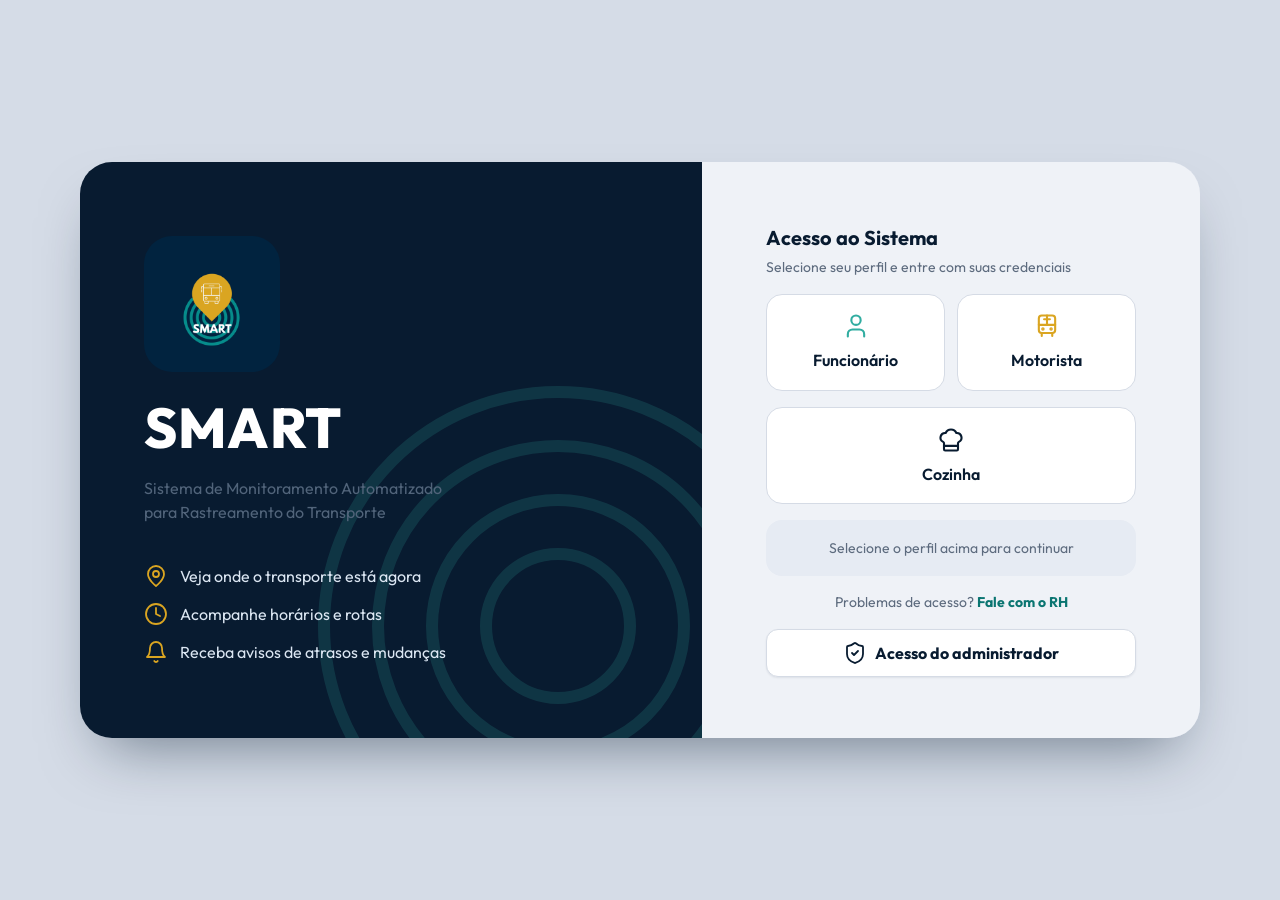
<file: index.html>
<!DOCTYPE html>
<html lang="pt-BR">
<head>
<meta charset="UTF-8">
  <!-- ESSENCIAL PARA RESPONSIVIDADE: sem esta linha o celular encolhe a página inteira -->
  <meta name="viewport" content="width=device-width, initial-scale=1">
  <title>SMART GDM</title>

  <link rel="preconnect" href="https://fonts.googleapis.com">
  <link rel="preconnect" href="https://fonts.gstatic.com" crossorigin>
  <link rel="stylesheet" href="https://fonts.googleapis.com/css2?family=Outfit:wght@400;500;600;700;800&display=swap">

  <link rel="stylesheet" href="src/css/style.css">
  
</head>
<body>

  <!-- ÍCONES: ficam todos aqui, uma única vez. Para usar um ícone:
       <svg><use href="#i-user"></use></svg> -->
  <svg width="0" height="0" style="position:absolute" aria-hidden="true">
    <defs>
      <symbol id="i-user" viewBox="0 0 24 24"><path d="M19 21v-2a4 4 0 0 0-4-4H9a4 4 0 0 0-4 4v2"/><circle cx="12" cy="7" r="4"/></symbol>
      <symbol id="i-bus" viewBox="0 0 24 24"><rect x="5" y="3" width="14" height="15" rx="2.5"/><path d="M5 11h14"/><path d="M12 11V3"/><path d="M9.5 6.2h5"/><circle cx="8.5" cy="14.5" r=".6"/><circle cx="15.5" cy="14.5" r=".6"/><path d="M7.5 18v2.5M16.5 18v2.5"/></symbol>
      <symbol id="i-shield" viewBox="0 0 24 24"><path d="M20 13c0 5-3.5 7.5-7.66 8.95a1 1 0 0 1-.67-.01C7.5 20.5 4 18 4 13V6a1 1 0 0 1 1-1c2 0 4.5-1.2 6.24-2.72a1.17 1.17 0 0 1 1.52 0C14.51 3.81 17 5 19 5a1 1 0 0 1 1 1z"/><path d="m9 12 2 2 4-4"/></symbol>
      <symbol id="i-pin" viewBox="0 0 24 24"><path d="M20 10c0 6-8 12-8 12S4 16 4 10a8 8 0 0 1 16 0z"/><circle cx="12" cy="10" r="3"/></symbol>
      <symbol id="i-clock" viewBox="0 0 24 24"><circle cx="12" cy="12" r="10"/><path d="M12 6v6l4 2"/></symbol>
      <symbol id="i-bell" viewBox="0 0 24 24"><path d="M6 8a6 6 0 0 1 12 0c0 7 3 9 3 9H3s3-2 3-9"/><path d="M10.3 21a1.94 1.94 0 0 0 3.4 0"/></symbol>
      <symbol id="i-eye" viewBox="0 0 24 24"><path d="M2 12s3.5-7 10-7 10 7 10 7-3.5 7-10 7S2 12 2 12z"/><circle cx="12" cy="12" r="3"/></symbol>
      <symbol id="i-eye-off" viewBox="0 0 24 24"><path d="M10.7 5.1A10.4 10.4 0 0 1 12 5c6.5 0 10 7 10 7a17 17 0 0 1-2.2 3.2"/><path d="M6.6 6.7A17 17 0 0 0 2 12s3.5 7 10 7a9.7 9.7 0 0 0 5.4-1.6"/><path d="m2 2 20 20"/><path d="M9.9 9.9a3 3 0 0 0 4.2 4.2"/></symbol>
      <symbol id="i-chef" viewBox="0 0 24 24"><path d="M17 21a1 1 0 0 0 1-1v-5.35c0-.457.316-.844.727-1.041a4 4 0 0 0-2.134-7.589 5 5 0 0 0-9.186 0 4 4 0 0 0-2.134 7.589c.411.197.727.584.727 1.041V20a1 1 0 0 0 1 1Z"/><path d="M6 17h12"/></symbol>
    </defs>
  </svg>

  <!-- .tela = o cartão inteiro, com dois blocos:
       .marca (escuro, com a logo) e .acesso (claro, com o formulário).
       No celular ficam um em cima do outro; no computador, lado a lado. -->
  <main class="tela">

    <!-- ===== BLOCO 1: MARCA ===== -->
    <section class="marca" aria-labelledby="titulo-smart">

      <svg class="marca__aneis" viewBox="0 0 400 400" aria-hidden="true">
        <circle cx="200" cy="200" r="60"/>
        <circle cx="200" cy="200" r="105"/>
        <circle cx="200" cy="200" r="150"/>
        <circle cx="200" cy="200" r="195"/>
      </svg>

      <div class="marca__conteudo">
        <img class="logo" src="src/img/logoSmart.jpeg" width="112" height="112"
             alt="Logo do SMART: um ônibus dentro de um marcador de localização">

        <h1 class="titulo" id="titulo-smart">SMART</h1>

        <p class="subtitulo">
          Sistema de Monitoramento Automatizado para Rastreamento do Transporte
        </p>

        <!-- Só aparece em telas grandes. MEXA AQUI para trocar os textos. -->
        <ul class="destaques">
          <li><svg aria-hidden="true"><use href="#i-pin"></use></svg> Veja onde o transporte está agora</li>
          <li><svg aria-hidden="true"><use href="#i-clock"></use></svg> Acompanhe horários e rotas</li>
          <li><svg aria-hidden="true"><use href="#i-bell"></use></svg> Receba avisos de atrasos e mudanças</li>
        </ul>
      </div>
    </section>

    <!-- ===== BLOCO 2: ACESSO ===== -->
    <section class="acesso" aria-labelledby="titulo-acesso">
      <div class="acesso__interno">

        <header class="acesso__cabecalho">
          <h2 id="titulo-acesso">Acesso ao Sistema</h2>
          <p>Selecione seu perfil e entre com suas credenciais</p>
        </header>

        <!-- Botões "radio" de verdade (escondidos) + <label> estilizado.
             Teclado e leitor de tela funcionam sem JavaScript extra. -->
        <fieldset class="perfis">
          <legend class="so-leitor">Escolha seu perfil</legend>

          <label class="perfil">
            <input type="radio" name="perfil" value="funcionario">
            <span class="perfil__corpo perfil__corpo--func">
              <svg aria-hidden="true"><use href="#i-user"></use></svg>
              Funcionário
            </span>
          </label>

          <label class="perfil">
            <input type="radio" name="perfil" value="motorista">
            <span class="perfil__corpo perfil__corpo--mot">
              <svg aria-hidden="true"><use href="#i-bus"></use></svg>
              Motorista
            </span>
          </label>
        </fieldset>

        <label class="perfil">
          <input type="radio" name="perfil" value="cozinha">
          <span class="perfil__corpo perfil__corpo--coz">
            <svg aria-hidden="true"><use href="#i-chef"></use></svg>
            Cozinha
          </span>
          </label>

        <p class="aviso" id="aviso-perfil">Selecione o perfil acima para continuar</p>

        <!-- Começa escondido (atributo "hidden"); o script.js mostra -->
        <form class="form" id="form-login" novalidate hidden>
          <h3 class="form__titulo" id="form-titulo">Entrar</h3>

          <div class="campo">
            <label for="usuario" id="usuario-rotulo">Matrícula</label>
            <input id="usuario" name="usuario" type="text" required
                   autocomplete="username" placeholder="Ex.: 004521">
          </div>

          <div class="campo">
            <label for="senha">Senha</label>
            <div class="campo__senha">
              <input id="senha" name="senha" type="password" required
                     autocomplete="current-password" placeholder="Digite sua senha">
              <button type="button" class="olho" id="btn-olho" aria-label="Mostrar senha">
                <svg aria-hidden="true"><use href="#i-eye" id="olho-icone"></use></svg>
              </button>
            </div>
          </div>

          <button type="submit" class="botao botao--primario">Entrar</button>
          <p class="mensagem" id="mensagem" role="status"></p>
        </form>

        <p class="ajuda">
          Problemas de acesso?
          <button type="button" class="link" id="btn-rh" aria-expanded="false" aria-controls="nota-rh">Fale com o RH</button>
        </p>
        <p class="aviso aviso--rh" id="nota-rh" hidden>
          Procure o RH da GDM para recuperar ou liberar o seu acesso.
        </p>

        <button type="button" class="botao botao--contorno" id="btn-admin" aria-pressed="false">
          <svg aria-hidden="true"><use href="#i-shield"></use></svg>
          Acesso do administrador
        </button>

      </div>
    </section>

  </main>
  <script src="src/js/script.js" defer></script>
</body>
</html>
</file>
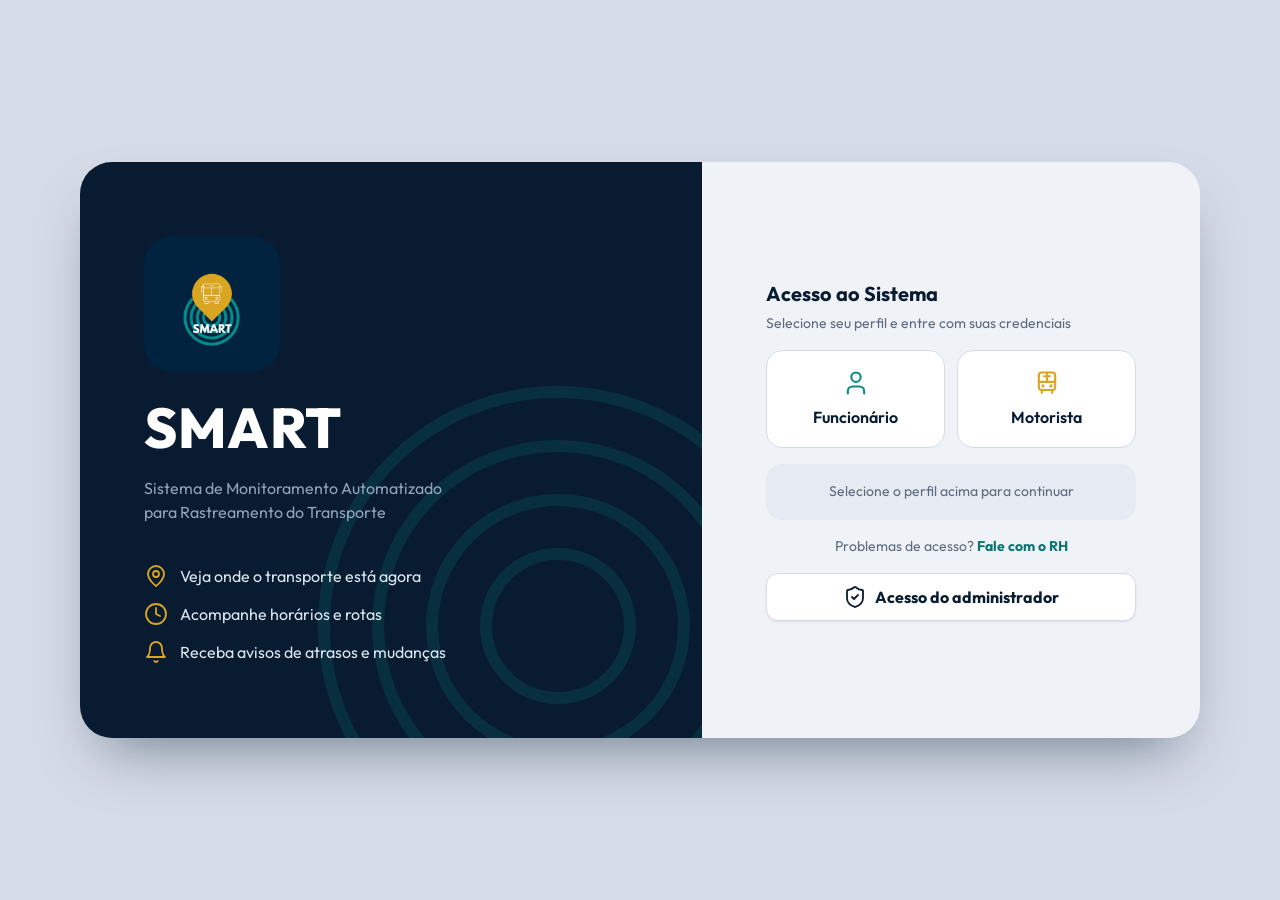
<file: src/index.html>
<!DOCTYPE html>
<html lang="pt-BR">
<head>
  <meta charset="UTF-8">
  <!-- ESSENCIAL PARA RESPONSIVIDADE: sem esta linha o celular encolhe a página inteira -->
  <meta name="viewport" content="width=device-width, initial-scale=1">
  <title>SMART GDM</title>

  <link rel="preconnect" href="https://fonts.googleapis.com">
  <link rel="preconnect" href="https://fonts.gstatic.com" crossorigin>
  <link rel="stylesheet" href="https://fonts.googleapis.com/css2?family=Outfit:wght@400;500;600;700;800&display=swap">

  <link rel="stylesheet" href="style.css">
  <script src="script.js" defer></script>
</head>

<body>

  <!-- ÍCONES: ficam todos aqui, uma única vez. Para usar um ícone:
       <svg><use href="#i-user"></use></svg> -->
  <svg width="0" height="0" style="position:absolute" aria-hidden="true">
    <defs>
      <symbol id="i-user" viewBox="0 0 24 24"><path d="M19 21v-2a4 4 0 0 0-4-4H9a4 4 0 0 0-4 4v2"/><circle cx="12" cy="7" r="4"/></symbol>
      <symbol id="i-bus" viewBox="0 0 24 24"><rect x="5" y="3" width="14" height="15" rx="2.5"/><path d="M5 11h14"/><path d="M12 11V3"/><path d="M9.5 6.2h5"/><circle cx="8.5" cy="14.5" r=".6"/><circle cx="15.5" cy="14.5" r=".6"/><path d="M7.5 18v2.5M16.5 18v2.5"/></symbol>
      <symbol id="i-shield" viewBox="0 0 24 24"><path d="M20 13c0 5-3.5 7.5-7.66 8.95a1 1 0 0 1-.67-.01C7.5 20.5 4 18 4 13V6a1 1 0 0 1 1-1c2 0 4.5-1.2 6.24-2.72a1.17 1.17 0 0 1 1.52 0C14.51 3.81 17 5 19 5a1 1 0 0 1 1 1z"/><path d="m9 12 2 2 4-4"/></symbol>
      <symbol id="i-pin" viewBox="0 0 24 24"><path d="M20 10c0 6-8 12-8 12S4 16 4 10a8 8 0 0 1 16 0z"/><circle cx="12" cy="10" r="3"/></symbol>
      <symbol id="i-clock" viewBox="0 0 24 24"><circle cx="12" cy="12" r="10"/><path d="M12 6v6l4 2"/></symbol>
      <symbol id="i-bell" viewBox="0 0 24 24"><path d="M6 8a6 6 0 0 1 12 0c0 7 3 9 3 9H3s3-2 3-9"/><path d="M10.3 21a1.94 1.94 0 0 0 3.4 0"/></symbol>
      <symbol id="i-eye" viewBox="0 0 24 24"><path d="M2 12s3.5-7 10-7 10 7 10 7-3.5 7-10 7S2 12 2 12z"/><circle cx="12" cy="12" r="3"/></symbol>
      <symbol id="i-eye-off" viewBox="0 0 24 24"><path d="M10.7 5.1A10.4 10.4 0 0 1 12 5c6.5 0 10 7 10 7a17 17 0 0 1-2.2 3.2"/><path d="M6.6 6.7A17 17 0 0 0 2 12s3.5 7 10 7a9.7 9.7 0 0 0 5.4-1.6"/><path d="m2 2 20 20"/><path d="M9.9 9.9a3 3 0 0 0 4.2 4.2"/></symbol>
    </defs>
  </svg>

  <!-- .tela = o cartão inteiro, com dois blocos:
       .marca (escuro, com a logo) e .acesso (claro, com o formulário).
       No celular ficam um em cima do outro; no computador, lado a lado. -->
  <main class="tela">

    <!-- ===== BLOCO 1: MARCA ===== -->
    <section class="marca" aria-labelledby="titulo-smart">

      <svg class="marca__aneis" viewBox="0 0 400 400" aria-hidden="true">
        <circle cx="200" cy="200" r="60"/>
        <circle cx="200" cy="200" r="105"/>
        <circle cx="200" cy="200" r="150"/>
        <circle cx="200" cy="200" r="195"/>
      </svg>

      <div class="marca__conteudo">
        <img class="logo" src="img/logoSmart.jpeg" width="112" height="112"
             alt="Logo do SMART: um ônibus dentro de um marcador de localização">

        <h1 class="titulo" id="titulo-smart">SMART</h1>

        <p class="subtitulo">
          Sistema de Monitoramento Automatizado para Rastreamento do Transporte
        </p>

        <!-- Só aparece em telas grandes. MEXA AQUI para trocar os textos. -->
        <ul class="destaques">
          <li><svg aria-hidden="true"><use href="#i-pin"></use></svg> Veja onde o transporte está agora</li>
          <li><svg aria-hidden="true"><use href="#i-clock"></use></svg> Acompanhe horários e rotas</li>
          <li><svg aria-hidden="true"><use href="#i-bell"></use></svg> Receba avisos de atrasos e mudanças</li>
        </ul>
      </div>
    </section>

    <!-- ===== BLOCO 2: ACESSO ===== -->
    <section class="acesso" aria-labelledby="titulo-acesso">
      <div class="acesso__interno">

        <header class="acesso__cabecalho">
          <h2 id="titulo-acesso">Acesso ao Sistema</h2>
          <p>Selecione seu perfil e entre com suas credenciais</p>
        </header>

        <!-- Botões "radio" de verdade (escondidos) + <label> estilizado.
             Teclado e leitor de tela funcionam sem JavaScript extra. -->
        <fieldset class="perfis">
          <legend class="so-leitor">Escolha seu perfil</legend>

          <label class="perfil">
            <input type="radio" name="perfil" value="funcionario">
            <span class="perfil__corpo perfil__corpo--func">
              <svg aria-hidden="true"><use href="#i-user"></use></svg>
              Funcionário
            </span>
          </label>

          <label class="perfil">
            <input type="radio" name="perfil" value="motorista">
            <span class="perfil__corpo perfil__corpo--mot">
              <svg aria-hidden="true"><use href="#i-bus"></use></svg>
              Motorista
            </span>
          </label>
        </fieldset>

        <p class="aviso" id="aviso-perfil">Selecione o perfil acima para continuar</p>

        <!-- Começa escondido (atributo "hidden"); o script.js mostra -->
        <form class="form" id="form-login" novalidate hidden>
          <h3 class="form__titulo" id="form-titulo">Entrar</h3>

          <div class="campo">
            <label for="usuario" id="usuario-rotulo">Matrícula</label>
            <input id="usuario" name="usuario" type="text" required
                   autocomplete="username" placeholder="Ex.: 004521">
          </div>

          <div class="campo">
            <label for="senha">Senha</label>
            <div class="campo__senha">
              <input id="senha" name="senha" type="password" required
                     autocomplete="current-password" placeholder="Digite sua senha">
              <button type="button" class="olho" id="btn-olho" aria-label="Mostrar senha">
                <svg aria-hidden="true"><use href="#i-eye" id="olho-icone"></use></svg>
              </button>
            </div>
          </div>

          <button type="submit" class="botao botao--primario">Entrar</button>
          <p class="mensagem" id="mensagem" role="status"></p>
        </form>

        <p class="ajuda">
          Problemas de acesso?
          <button type="button" class="link" id="btn-rh" aria-expanded="false" aria-controls="nota-rh">Fale com o RH</button>
        </p>
        <p class="aviso aviso--rh" id="nota-rh" hidden>
          Procure o RH da GDM para recuperar ou liberar o seu acesso.
        </p>

        <button type="button" class="botao botao--contorno" id="btn-admin" aria-pressed="false">
          <svg aria-hidden="true"><use href="#i-shield"></use></svg>
          Acesso do administrador
        </button>

      </div>
    </section>

  </main>
</body>
</html>
</file>
<file: src/css/style.css>
/* ==========================================================
   SMART - estilos
   1. TOKENS: cores e medidas nomeadas no começo. Mude uma linha, muda o site todo.
   2. BASE E CELULAR: o layout padrão é o do celular ("mobile first").
   3. TABLET e DESKTOP: no fim, @media ADICIONA regras para telas maiores.
   ========================================================== */


/* ---------- 1. TOKENS ---------- */
:root {
  /* Cores da marca */
  --navy:       #081b30;
  --navy-texto: #51647a;
  --teal:       #31ada1;
  --gold:       #daa521;

  /* Cores que mudam entre tema claro e escuro */
  --stage:  #d5dce7;   /* fundo ao redor do cartão (tablet/desktop) */
  --panel:  #eff2f7;   /* painel claro de acesso */
  --card:   #ffffff;   /* cartões e campos */
  --ink:    #081b30;   /* texto principal */
  --muted:  #5d6b7e;   /* texto secundário */
  --line:   #d5dbe5;   /* bordas */
  --field:  #e6ebf3;   /* caixa "selecione o perfil" */
  --link:   #0a7571;   /* links */
  --ring:   rgba(11, 138, 135, .28);  /* brilho do item selecionado */

  --fonte: "Outfit", system-ui, -apple-system, "Segoe UI", Roboto, sans-serif;
  --raio: 1rem;
}

/* Tema escuro automático: só trocamos os valores dos tokens */
@media (prefers-color-scheme: dark) {
  :root:not([data-theme="light"]) {
    --stage: #040d18;
    --panel: #0f2036;
    --card:  #152a44;
    --ink:   #eaf1f8;
    --muted: #9aabc0;
    --line:  #27405e;
    --field: #12263d;
    --link:  #4fc3bd;
    --ring:  rgba(79, 195, 189, .3);
    color-scheme: dark;
  }
}
:root[data-theme="dark"] {
  --stage: #040d18;
  --panel: #0f2036;
  --card:  #152a44;
  --ink:   #eaf1f8;
  --muted: #9aabc0;
  --line:  #27405e;
  --field: #12263d;
  --link:  #4fc3bd;
  --ring:  rgba(79, 195, 189, .3);
  color-scheme: dark;
}


/* ---------- 2. BASE ---------- */

/* border-box: padding e borda ficam DENTRO da largura do elemento */
*, *::before, *::after { box-sizing: border-box; }

html { height: 100%; }

body {
  margin: 0;
  min-height: 100%;
  display: flex;
  flex-direction: column;
  font-family: var(--fonte);
  font-size: 1rem;
  line-height: 1.5;
  color: var(--ink);
  background: var(--stage);
  -webkit-font-smoothing: antialiased;
}

h1, h2, h3, p { margin: 0; }

/* O atributo "hidden" do HTML perde para regras como "display: grid".
   Esta linha garante que hidden sempre esconde. */
[hidden] { display: none !important; }

svg { flex: none; }
.perfil svg, .botao svg, .destaques svg, .olho svg {
  width: 1.5rem; height: 1.5rem;
  fill: none; stroke: currentColor;
  stroke-width: 1.8; stroke-linecap: round; stroke-linejoin: round;
}

/* Esconde da tela, mas leitores de tela ainda leem */
.so-leitor {
  position: absolute; width: 1px; height: 1px; overflow: hidden;
  clip: rect(0 0 0 0); white-space: nowrap;
}

/* Contorno visível ao navegar pelo teclado */
:focus-visible { outline: 3px solid var(--teal); outline-offset: 2px; }


/* ---------- 3. LAYOUT NO CELULAR (padrão) ---------- */

.tela {
  flex: 1;
  display: flex;
  flex-direction: column;   /* um bloco embaixo do outro */
  width: 100%;
}

/* ===== Bloco escuro (marca) ===== */
.marca {
  position: relative;
  overflow: hidden;
  background: var(--navy);
  color: #fff;
  text-align: center;
  padding-top: 3rem;
  padding-bottom: 4.5rem;   /* espaço extra: o painel claro sobe e cobre uma parte */
  padding-left:  max(1rem, env(safe-area-inset-left, 0px));
  padding-right: max(1rem, env(safe-area-inset-right, 0px));
}

.marca__aneis {
  position: absolute;
  right: -8rem; bottom: -9rem;
  width: 24rem; max-width: none;
  fill: none; stroke: var(--teal); stroke-width: 10;
  opacity: .18;
  pointer-events: none;
}

.marca__conteudo {
  position: relative;
  display: flex;
  flex-direction: column;
  align-items: center;
  gap: 1rem;
  max-width: 28rem;
  margin-inline: auto;
}

.logo {
  width: 7rem; height: 7rem;
  border-radius: 1.75rem;
  display: block;
}

.titulo {
  margin-top: .5rem;
  /* clamp(mínimo, ideal, máximo): cresce com a tela dentro de limites */
  font-size: clamp(2.5rem, 12vw, 3.5rem);
  font-weight: 800;
  line-height: 1;
  letter-spacing: .01em;
}

.subtitulo {
  max-width: 22rem;
  font-size: .9rem;
  color: var(--navy-texto);
  text-wrap: balance;
}

/* Escondida no celular, aparece só no desktop */
.destaques { display: none; }

/* ===== Bloco claro (acesso) ===== */
.acesso {
  position: relative;
  flex: 1;
  margin-top: -2rem;   /* sobe e sobrepõe o bloco escuro */
  background: var(--panel);
  border-radius: 2rem 2rem 0 0;
  padding-top: 1.75rem;
  padding-bottom: 2rem;
  padding-left:  max(1rem, env(safe-area-inset-left, 0px));
  padding-right: max(1rem, env(safe-area-inset-right, 0px));
}

.acesso__interno {
  width: 100%;
  max-width: 28rem;
  margin-inline: auto;
  display: flex;
  flex-direction: column;
  gap: 1rem;   /* "gap" espaça os filhos sem precisar de margens */
}

.acesso__cabecalho { display: grid; gap: .25rem; }
.acesso__cabecalho h2 { font-size: 1.25rem; font-weight: 700; }
.acesso__cabecalho p  { font-size: .875rem; color: var(--muted); }

/* ----- Cartões de perfil ----- */
.perfis {
  display: grid;
  grid-template-columns: 1fr 1fr;   /* duas colunas iguais */
  gap: .75rem;
  margin: 0; padding: 0; border: 0;
  min-width: 0;
}

.perfil { position: relative; display: block; cursor: pointer; }

/* O radio real fica transparente por cima do cartão: clicável e focável */
.perfil input {
  position: absolute; inset: 0;
  width: 100%; height: 100%;
  margin: 0; opacity: 0; cursor: pointer;
}

.perfil__corpo {
  display: flex;
  flex-direction: column;
  align-items: center;
  gap: .5rem;
  padding: 1.1rem .5rem;
  font-weight: 600;
  background: var(--card);
  border: 1.5px solid var(--line);
  border-radius: var(--raio);
  transition: border-color .15s, box-shadow .15s;
}
.perfil__corpo svg { width: 1.75rem; height: 1.75rem; }
.perfil__corpo--func svg { color: var(--teal); }
.perfil__corpo--mot  svg { color: var(--gold); }

/* "+" = elemento IRMÃO logo depois. Radio marcado => destaca o cartão ao lado */
.perfil input:checked + .perfil__corpo {
  border-color: var(--teal);
  box-shadow: 0 0 0 4px var(--ring);
}
.perfil input:focus-visible + .perfil__corpo {
  outline: 3px solid var(--teal);
  outline-offset: 2px;
}

/* ----- Caixas de aviso ----- */
.aviso {
  padding: 1.1rem;
  text-align: center;
  font-size: .875rem;
  color: var(--muted);
  background: var(--field);
  border-radius: var(--raio);
}

/* ----- Formulário ----- */
.form { display: grid; gap: 1rem; }
.form__titulo { font-size: 1.05rem; font-weight: 700; }

.campo { display: grid; gap: .35rem; min-width: 0; }
.campo label { font-size: .875rem; font-weight: 600; }

.campo input {
  width: 100%;
  height: 3rem;
  padding: 0 .9rem;
  font: inherit;
  font-size: 1rem;   /* 16px ou mais: evita o zoom automático do iPhone */
  color: var(--ink);
  background: var(--card);
  border: 1.5px solid var(--line);
  border-radius: .75rem;
}
.campo input::placeholder { color: var(--muted); opacity: .8; }
.campo input:focus { outline: 3px solid var(--ring); border-color: var(--teal); }
.campo input[aria-invalid="true"] { border-color: #c0392b; }

.campo__senha { position: relative; }
.campo__senha input { padding-right: 3.25rem; }   /* espaço para o botão do olho */

.olho {
  position: absolute; top: 0; right: 0;
  width: 3rem; height: 3rem;
  display: grid; place-items: center;
  color: var(--muted);
  background: none; border: 0; cursor: pointer;
}

.mensagem { min-height: 1.25rem; font-size: .875rem; text-align: center; color: var(--muted); }
.mensagem--erro { color: #c0392b; }
:root[data-theme="dark"] .mensagem--erro { color: #ff8a7a; }
@media (prefers-color-scheme: dark) {
  :root:not([data-theme="light"]) .mensagem--erro { color: #ff8a7a; }
}

/* ----- Botões ----- */
.botao {
  display: inline-flex;
  align-items: center;
  justify-content: center;
  gap: .5rem;
  width: 100%;
  min-height: 3rem;   /* alvo de toque confortável */
  padding: 0 1rem;
  font: inherit;
  font-weight: 700;
  border: 1.5px solid transparent;
  border-radius: .75rem;
  cursor: pointer;
}
.botao--primario { background: var(--gold); color: var(--navy); }
.botao--primario:hover { filter: brightness(1.06); }

.botao--contorno {
  color: var(--ink);
  background: var(--card);
  border-color: var(--line);
  box-shadow: 0 1px 2px rgba(8, 27, 48, .08);
}
.botao--contorno[aria-pressed="true"] { border-color: var(--teal); box-shadow: 0 0 0 4px var(--ring); }

/* ----- Ajuda ----- */
.ajuda { text-align: center; font-size: .875rem; color: var(--muted); }
.link {
  padding: 0; font: inherit; font-weight: 700;
  color: var(--link); background: none; border: 0; cursor: pointer;
}
.link:hover { text-decoration: underline; }


/* ==========================================================
   4. TABLET (a partir de 768px)
   O cartão deixa de ocupar a tela toda: fica centralizado, arredondado.
   ========================================================== */
@media (min-width: 48rem) {
  body {
    justify-content: center;
    padding-block: 2rem;
    padding-left:  max(1rem, env(safe-area-inset-left, 0px));
    padding-right: max(1rem, env(safe-area-inset-right, 0px));
  }

  .tela {
    flex: none;
    max-width: 34rem;
    margin-inline: auto;
    overflow: hidden;
    border-radius: 2rem;
    box-shadow: 0 30px 60px -24px rgba(8, 27, 48, .5);
  }

  .marca  { padding-inline: 2rem; padding-top: 3.5rem; padding-bottom: 5rem; }
  .acesso { padding-inline: 2rem; padding-bottom: 2.5rem; }
}


/* ==========================================================
   5. DESKTOP (a partir de 1024px)
   De uma coluna para DUAS lado a lado. O HTML continua igual.
   ========================================================== */
@media (min-width: 64rem) {
  .tela {
    max-width: 70rem;
    display: grid;
    grid-template-columns: 5fr 4fr;
    min-height: 36rem;
  }

  .marca {
    display: flex;
    align-items: center;
    text-align: left;
    padding: 4rem;
  }
  .marca__aneis { right: -6rem; bottom: -8rem; width: 30rem; }
  .marca__conteudo { align-items: flex-start; margin-inline: 0; gap: 1.25rem; }
  .logo { width: 8.5rem; height: 8.5rem; }
  .subtitulo { max-width: 26rem; font-size: 1rem; }

  .destaques {
    display: grid;
    gap: .9rem;
    margin: 1.25rem 0 0;
    padding: 0;
    list-style: none;
  }
  .destaques li { display: flex; align-items: center; gap: .75rem; color: #dbe6f2; }
  .destaques svg { color: var(--gold); }

  .acesso {
    margin-top: 0;
    border-radius: 0;
    display: flex;
    align-items: center;
    padding: 3rem 4rem;
  }
}

/* Respeita quem desativou animações no sistema */
@media (prefers-reduced-motion: reduce) {
  * { transition: none !important; }
}
</file>
<file: src/style.css>
/* ==========================================================
   SMART - estilos
   1. TOKENS: cores e medidas nomeadas no começo. Mude uma linha, muda o site todo.
   2. BASE E CELULAR: o layout padrão é o do celular ("mobile first").
   3. TABLET e DESKTOP: no fim, @media ADICIONA regras para telas maiores.
   ========================================================== */


/* ---------- 1. TOKENS ---------- */
:root {
  /* Cores da marca */
  --navy:       #081b30;
  --navy-texto: #8fa3bb;
  --teal:       #0b8a87;
  --gold:       #daa521;

  /* Cores que mudam entre tema claro e escuro */
  --stage:  #d5dce7;   /* fundo ao redor do cartão (tablet/desktop) */
  --panel:  #eff2f7;   /* painel claro de acesso */
  --card:   #ffffff;   /* cartões e campos */
  --ink:    #081b30;   /* texto principal */
  --muted:  #5d6b7e;   /* texto secundário */
  --line:   #d5dbe5;   /* bordas */
  --field:  #e6ebf3;   /* caixa "selecione o perfil" */
  --link:   #0a7571;   /* links */
  --ring:   rgba(11, 138, 135, .28);  /* brilho do item selecionado */

  --fonte: "Outfit", system-ui, -apple-system, "Segoe UI", Roboto, sans-serif;
  --raio: 1rem;
}

/* Tema escuro automático: só trocamos os valores dos tokens */
@media (prefers-color-scheme: dark) {
  :root:not([data-theme="light"]) {
    --stage: #040d18;
    --panel: #0f2036;
    --card:  #152a44;
    --ink:   #eaf1f8;
    --muted: #9aabc0;
    --line:  #27405e;
    --field: #12263d;
    --link:  #4fc3bd;
    --ring:  rgba(79, 195, 189, .3);
    color-scheme: dark;
  }
}
:root[data-theme="dark"] {
  --stage: #040d18;
  --panel: #0f2036;
  --card:  #152a44;
  --ink:   #eaf1f8;
  --muted: #9aabc0;
  --line:  #27405e;
  --field: #12263d;
  --link:  #4fc3bd;
  --ring:  rgba(79, 195, 189, .3);
  color-scheme: dark;
}


/* ---------- 2. BASE ---------- */

/* border-box: padding e borda ficam DENTRO da largura do elemento */
*, *::before, *::after { box-sizing: border-box; }

html { height: 100%; }

body {
  margin: 0;
  min-height: 100%;
  display: flex;
  flex-direction: column;
  font-family: var(--fonte);
  font-size: 1rem;
  line-height: 1.5;
  color: var(--ink);
  background: var(--stage);
  -webkit-font-smoothing: antialiased;
}

h1, h2, h3, p { margin: 0; }

/* O atributo "hidden" do HTML perde para regras como "display: grid".
   Esta linha garante que hidden sempre esconde. */
[hidden] { display: none !important; }

svg { flex: none; }
.perfil svg, .botao svg, .destaques svg, .olho svg {
  width: 1.5rem; height: 1.5rem;
  fill: none; stroke: currentColor;
  stroke-width: 1.8; stroke-linecap: round; stroke-linejoin: round;
}

/* Esconde da tela, mas leitores de tela ainda leem */
.so-leitor {
  position: absolute; width: 1px; height: 1px; overflow: hidden;
  clip: rect(0 0 0 0); white-space: nowrap;
}

/* Contorno visível ao navegar pelo teclado */
:focus-visible { outline: 3px solid var(--teal); outline-offset: 2px; }


/* ---------- 3. LAYOUT NO CELULAR (padrão) ---------- */

.tela {
  flex: 1;
  display: flex;
  flex-direction: column;   /* um bloco embaixo do outro */
  width: 100%;
}

/* ===== Bloco escuro (marca) ===== */
.marca {
  position: relative;
  overflow: hidden;
  background: var(--navy);
  color: #fff;
  text-align: center;
  padding-top: 3rem;
  padding-bottom: 4.5rem;   /* espaço extra: o painel claro sobe e cobre uma parte */
  padding-left:  max(1rem, env(safe-area-inset-left, 0px));
  padding-right: max(1rem, env(safe-area-inset-right, 0px));
}

.marca__aneis {
  position: absolute;
  right: -8rem; bottom: -9rem;
  width: 24rem; max-width: none;
  fill: none; stroke: var(--teal); stroke-width: 10;
  opacity: .18;
  pointer-events: none;
}

.marca__conteudo {
  position: relative;
  display: flex;
  flex-direction: column;
  align-items: center;
  gap: 1rem;
  max-width: 28rem;
  margin-inline: auto;
}

.logo {
  width: 7rem; height: 7rem;
  border-radius: 1.75rem;
  display: block;
}

.titulo {
  margin-top: .5rem;
  /* clamp(mínimo, ideal, máximo): cresce com a tela dentro de limites */
  font-size: clamp(2.5rem, 12vw, 3.5rem);
  font-weight: 800;
  line-height: 1;
  letter-spacing: .01em;
}

.subtitulo {
  max-width: 22rem;
  font-size: .9rem;
  color: var(--navy-texto);
  text-wrap: balance;
}

/* Escondida no celular, aparece só no desktop */
.destaques { display: none; }

/* ===== Bloco claro (acesso) ===== */
.acesso {
  position: relative;
  flex: 1;
  margin-top: -2rem;   /* sobe e sobrepõe o bloco escuro */
  background: var(--panel);
  border-radius: 2rem 2rem 0 0;
  padding-top: 1.75rem;
  padding-bottom: 2rem;
  padding-left:  max(1rem, env(safe-area-inset-left, 0px));
  padding-right: max(1rem, env(safe-area-inset-right, 0px));
}

.acesso__interno {
  width: 100%;
  max-width: 28rem;
  margin-inline: auto;
  display: flex;
  flex-direction: column;
  gap: 1rem;   /* "gap" espaça os filhos sem precisar de margens */
}

.acesso__cabecalho { display: grid; gap: .25rem; }
.acesso__cabecalho h2 { font-size: 1.25rem; font-weight: 700; }
.acesso__cabecalho p  { font-size: .875rem; color: var(--muted); }

/* ----- Cartões de perfil ----- */
.perfis {
  display: grid;
  grid-template-columns: 1fr 1fr;   /* duas colunas iguais */
  gap: .75rem;
  margin: 0; padding: 0; border: 0;
  min-width: 0;
}

.perfil { position: relative; display: block; cursor: pointer; }

/* O radio real fica transparente por cima do cartão: clicável e focável */
.perfil input {
  position: absolute; inset: 0;
  width: 100%; height: 100%;
  margin: 0; opacity: 0; cursor: pointer;
}

.perfil__corpo {
  display: flex;
  flex-direction: column;
  align-items: center;
  gap: .5rem;
  padding: 1.1rem .5rem;
  font-weight: 600;
  background: var(--card);
  border: 1.5px solid var(--line);
  border-radius: var(--raio);
  transition: border-color .15s, box-shadow .15s;
}
.perfil__corpo svg { width: 1.75rem; height: 1.75rem; }
.perfil__corpo--func svg { color: var(--teal); }
.perfil__corpo--mot  svg { color: var(--gold); }

/* "+" = elemento IRMÃO logo depois. Radio marcado => destaca o cartão ao lado */
.perfil input:checked + .perfil__corpo {
  border-color: var(--teal);
  box-shadow: 0 0 0 4px var(--ring);
}
.perfil input:focus-visible + .perfil__corpo {
  outline: 3px solid var(--teal);
  outline-offset: 2px;
}

/* ----- Caixas de aviso ----- */
.aviso {
  padding: 1.1rem;
  text-align: center;
  font-size: .875rem;
  color: var(--muted);
  background: var(--field);
  border-radius: var(--raio);
}

/* ----- Formulário ----- */
.form { display: grid; gap: 1rem; }
.form__titulo { font-size: 1.05rem; font-weight: 700; }

.campo { display: grid; gap: .35rem; min-width: 0; }
.campo label { font-size: .875rem; font-weight: 600; }

.campo input {
  width: 100%;
  height: 3rem;
  padding: 0 .9rem;
  font: inherit;
  font-size: 1rem;   /* 16px ou mais: evita o zoom automático do iPhone */
  color: var(--ink);
  background: var(--card);
  border: 1.5px solid var(--line);
  border-radius: .75rem;
}
.campo input::placeholder { color: var(--muted); opacity: .8; }
.campo input:focus { outline: 3px solid var(--ring); border-color: var(--teal); }
.campo input[aria-invalid="true"] { border-color: #c0392b; }

.campo__senha { position: relative; }
.campo__senha input { padding-right: 3.25rem; }   /* espaço para o botão do olho */

.olho {
  position: absolute; top: 0; right: 0;
  width: 3rem; height: 3rem;
  display: grid; place-items: center;
  color: var(--muted);
  background: none; border: 0; cursor: pointer;
}

.mensagem { min-height: 1.25rem; font-size: .875rem; text-align: center; color: var(--muted); }
.mensagem--erro { color: #c0392b; }
:root[data-theme="dark"] .mensagem--erro { color: #ff8a7a; }
@media (prefers-color-scheme: dark) {
  :root:not([data-theme="light"]) .mensagem--erro { color: #ff8a7a; }
}

/* ----- Botões ----- */
.botao {
  display: inline-flex;
  align-items: center;
  justify-content: center;
  gap: .5rem;
  width: 100%;
  min-height: 3rem;   /* alvo de toque confortável */
  padding: 0 1rem;
  font: inherit;
  font-weight: 700;
  border: 1.5px solid transparent;
  border-radius: .75rem;
  cursor: pointer;
}
.botao--primario { background: var(--gold); color: var(--navy); }
.botao--primario:hover { filter: brightness(1.06); }

.botao--contorno {
  color: var(--ink);
  background: var(--card);
  border-color: var(--line);
  box-shadow: 0 1px 2px rgba(8, 27, 48, .08);
}
.botao--contorno[aria-pressed="true"] { border-color: var(--teal); box-shadow: 0 0 0 4px var(--ring); }

/* ----- Ajuda ----- */
.ajuda { text-align: center; font-size: .875rem; color: var(--muted); }
.link {
  padding: 0; font: inherit; font-weight: 700;
  color: var(--link); background: none; border: 0; cursor: pointer;
}
.link:hover { text-decoration: underline; }


/* ==========================================================
   4. TABLET (a partir de 768px)
   O cartão deixa de ocupar a tela toda: fica centralizado, arredondado.
   ========================================================== */
@media (min-width: 48rem) {
  body {
    justify-content: center;
    padding-block: 2rem;
    padding-left:  max(1rem, env(safe-area-inset-left, 0px));
    padding-right: max(1rem, env(safe-area-inset-right, 0px));
  }

  .tela {
    flex: none;
    max-width: 34rem;
    margin-inline: auto;
    overflow: hidden;
    border-radius: 2rem;
    box-shadow: 0 30px 60px -24px rgba(8, 27, 48, .5);
  }

  .marca  { padding-inline: 2rem; padding-top: 3.5rem; padding-bottom: 5rem; }
  .acesso { padding-inline: 2rem; padding-bottom: 2.5rem; }
}


/* ==========================================================
   5. DESKTOP (a partir de 1024px)
   De uma coluna para DUAS lado a lado. O HTML continua igual.
   ========================================================== */
@media (min-width: 64rem) {
  .tela {
    max-width: 70rem;
    display: grid;
    grid-template-columns: 5fr 4fr;
    min-height: 36rem;
  }

  .marca {
    display: flex;
    align-items: center;
    text-align: left;
    padding: 4rem;
  }
  .marca__aneis { right: -6rem; bottom: -8rem; width: 30rem; }
  .marca__conteudo { align-items: flex-start; margin-inline: 0; gap: 1.25rem; }
  .logo { width: 8.5rem; height: 8.5rem; }
  .subtitulo { max-width: 26rem; font-size: 1rem; }

  .destaques {
    display: grid;
    gap: .9rem;
    margin: 1.25rem 0 0;
    padding: 0;
    list-style: none;
  }
  .destaques li { display: flex; align-items: center; gap: .75rem; color: #dbe6f2; }
  .destaques svg { color: var(--gold); }

  .acesso {
    margin-top: 0;
    border-radius: 0;
    display: flex;
    align-items: center;
    padding: 3rem 4rem;
  }
}

/* Respeita quem desativou animações no sistema */
@media (prefers-reduced-motion: reduce) {
  * { transition: none !important; }
}
</file>
